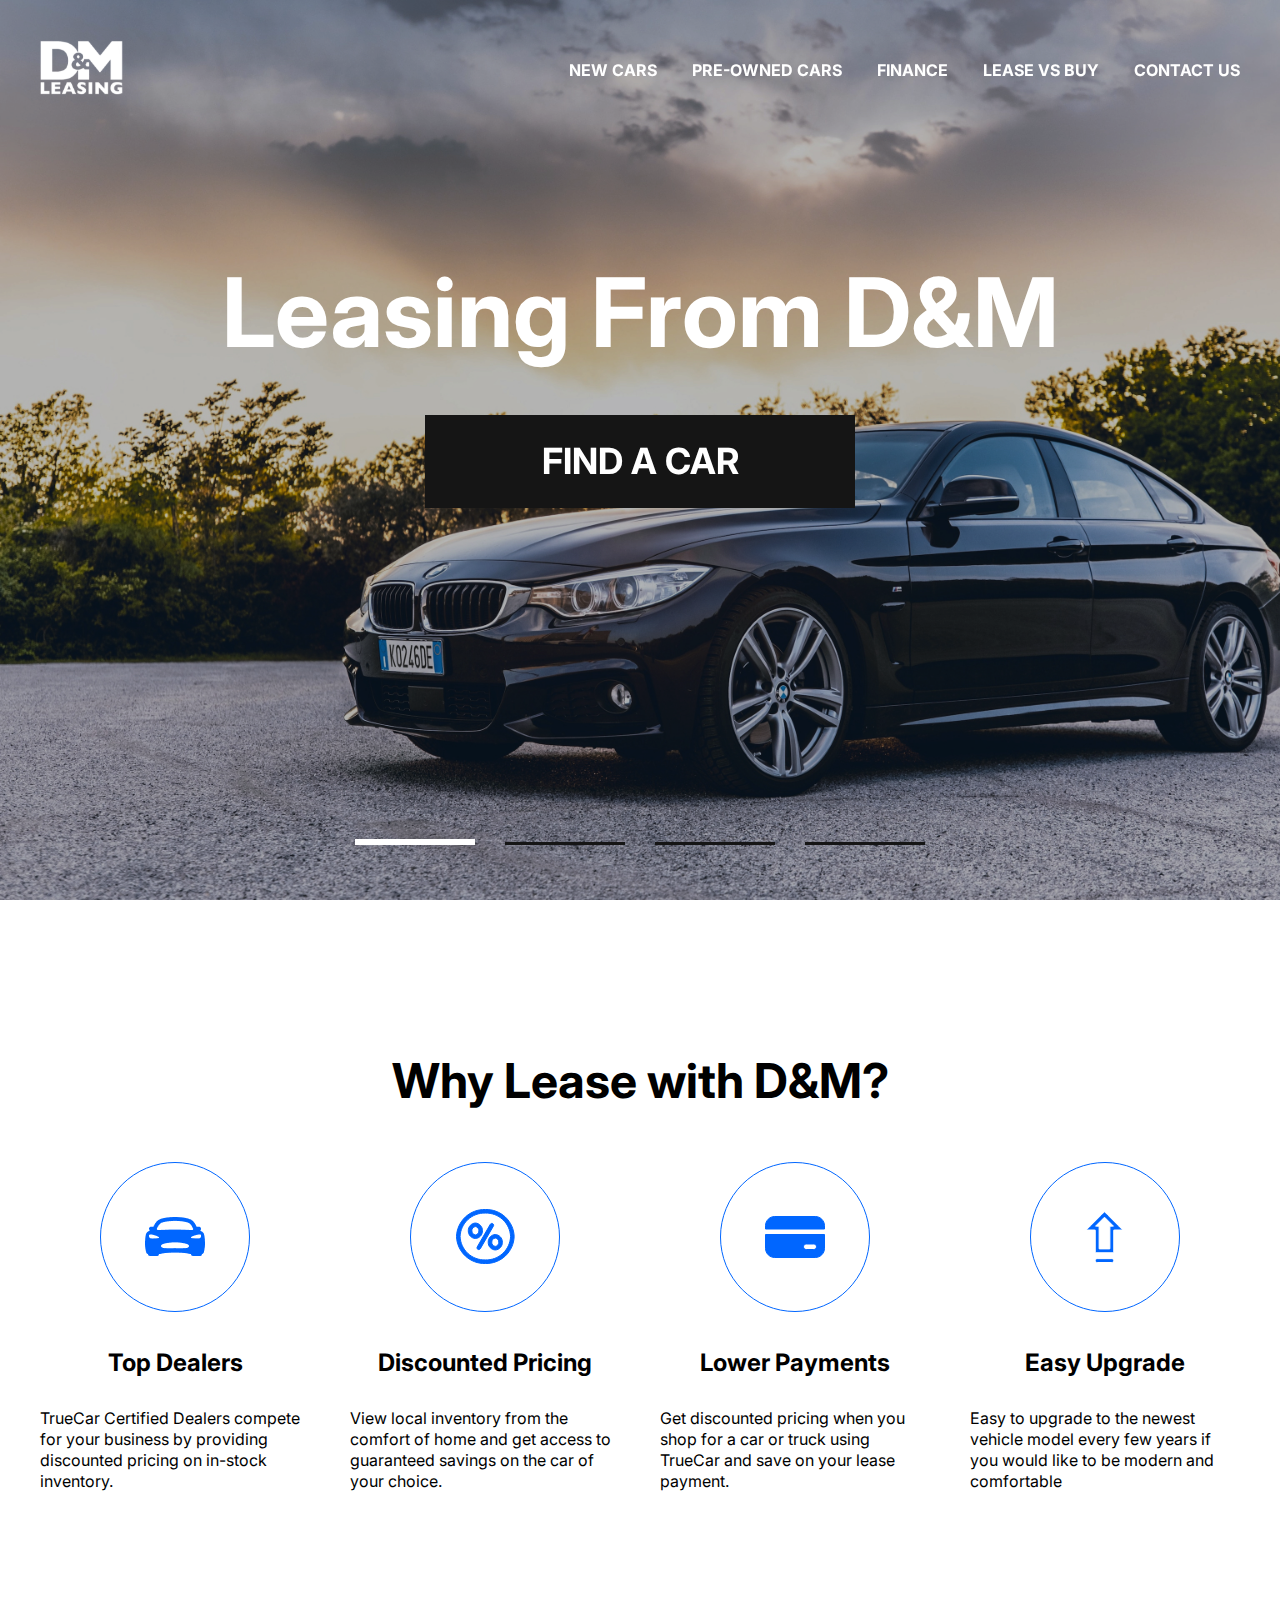
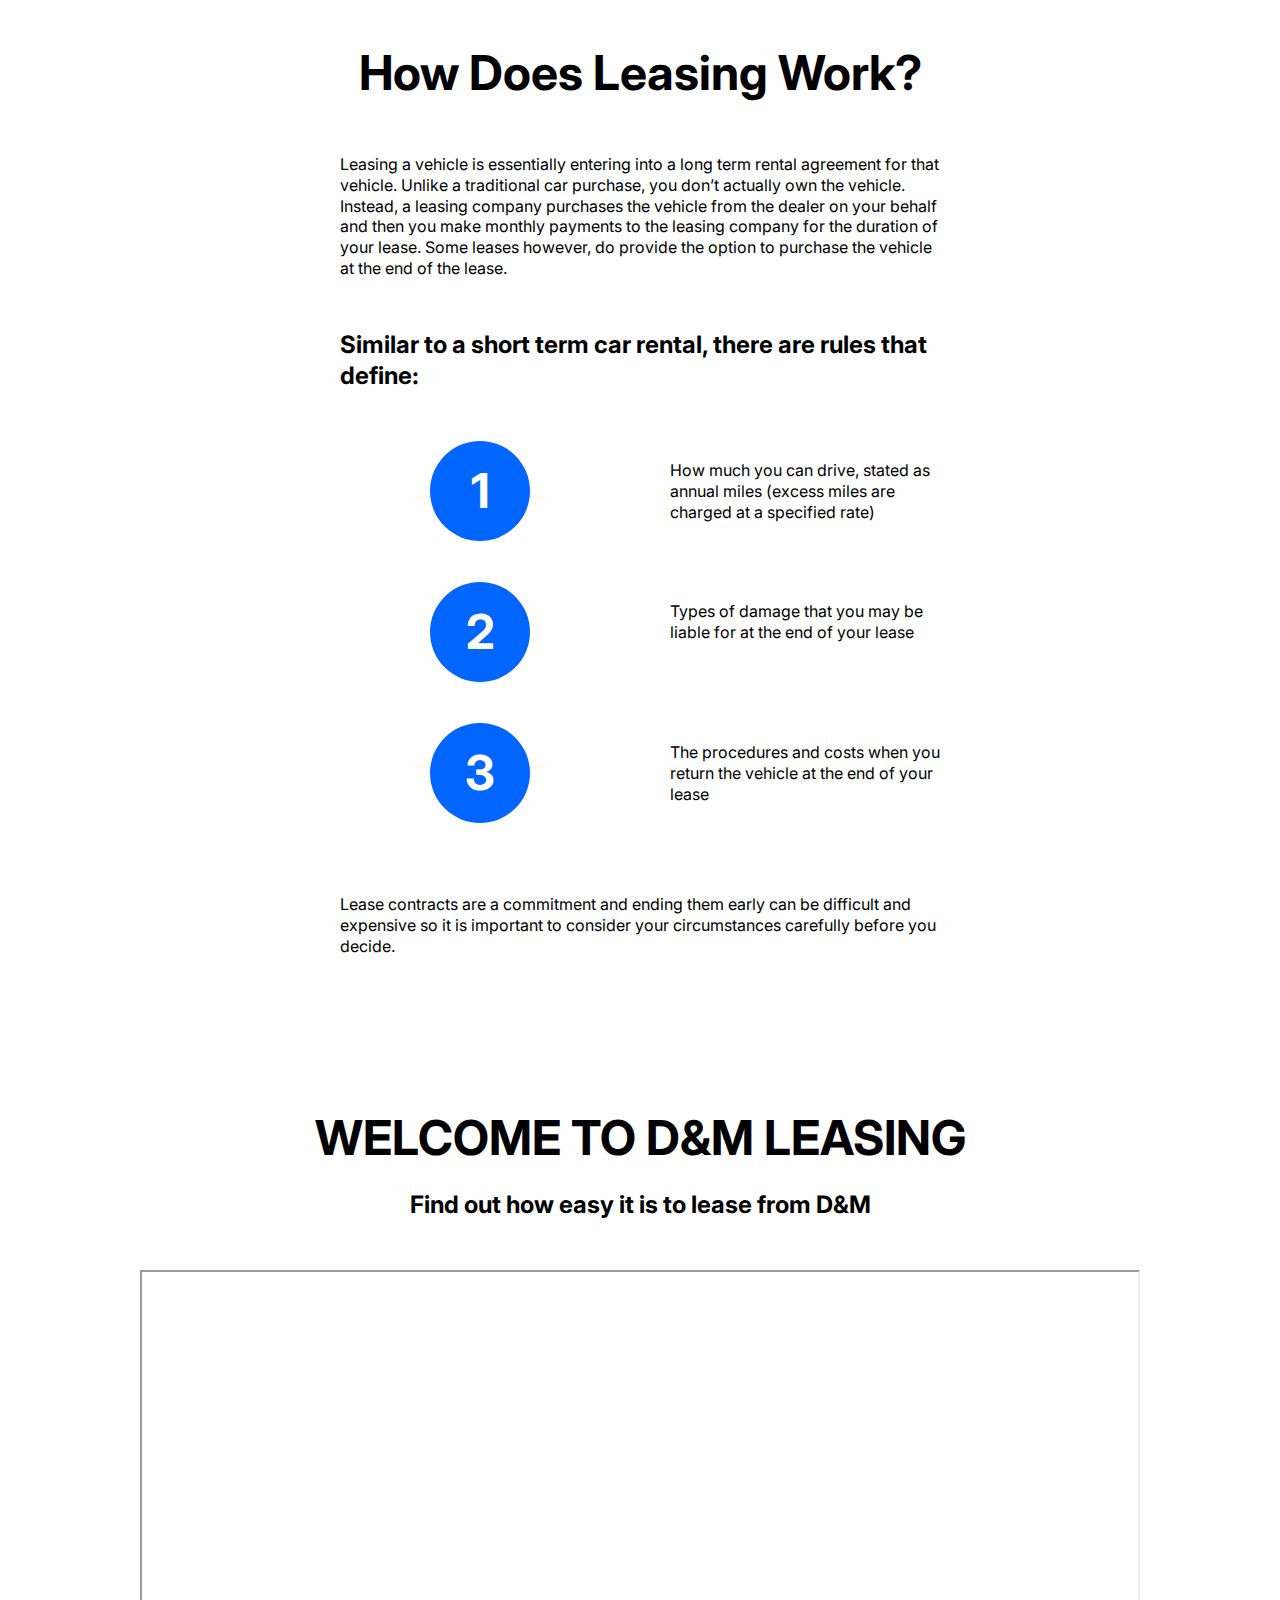
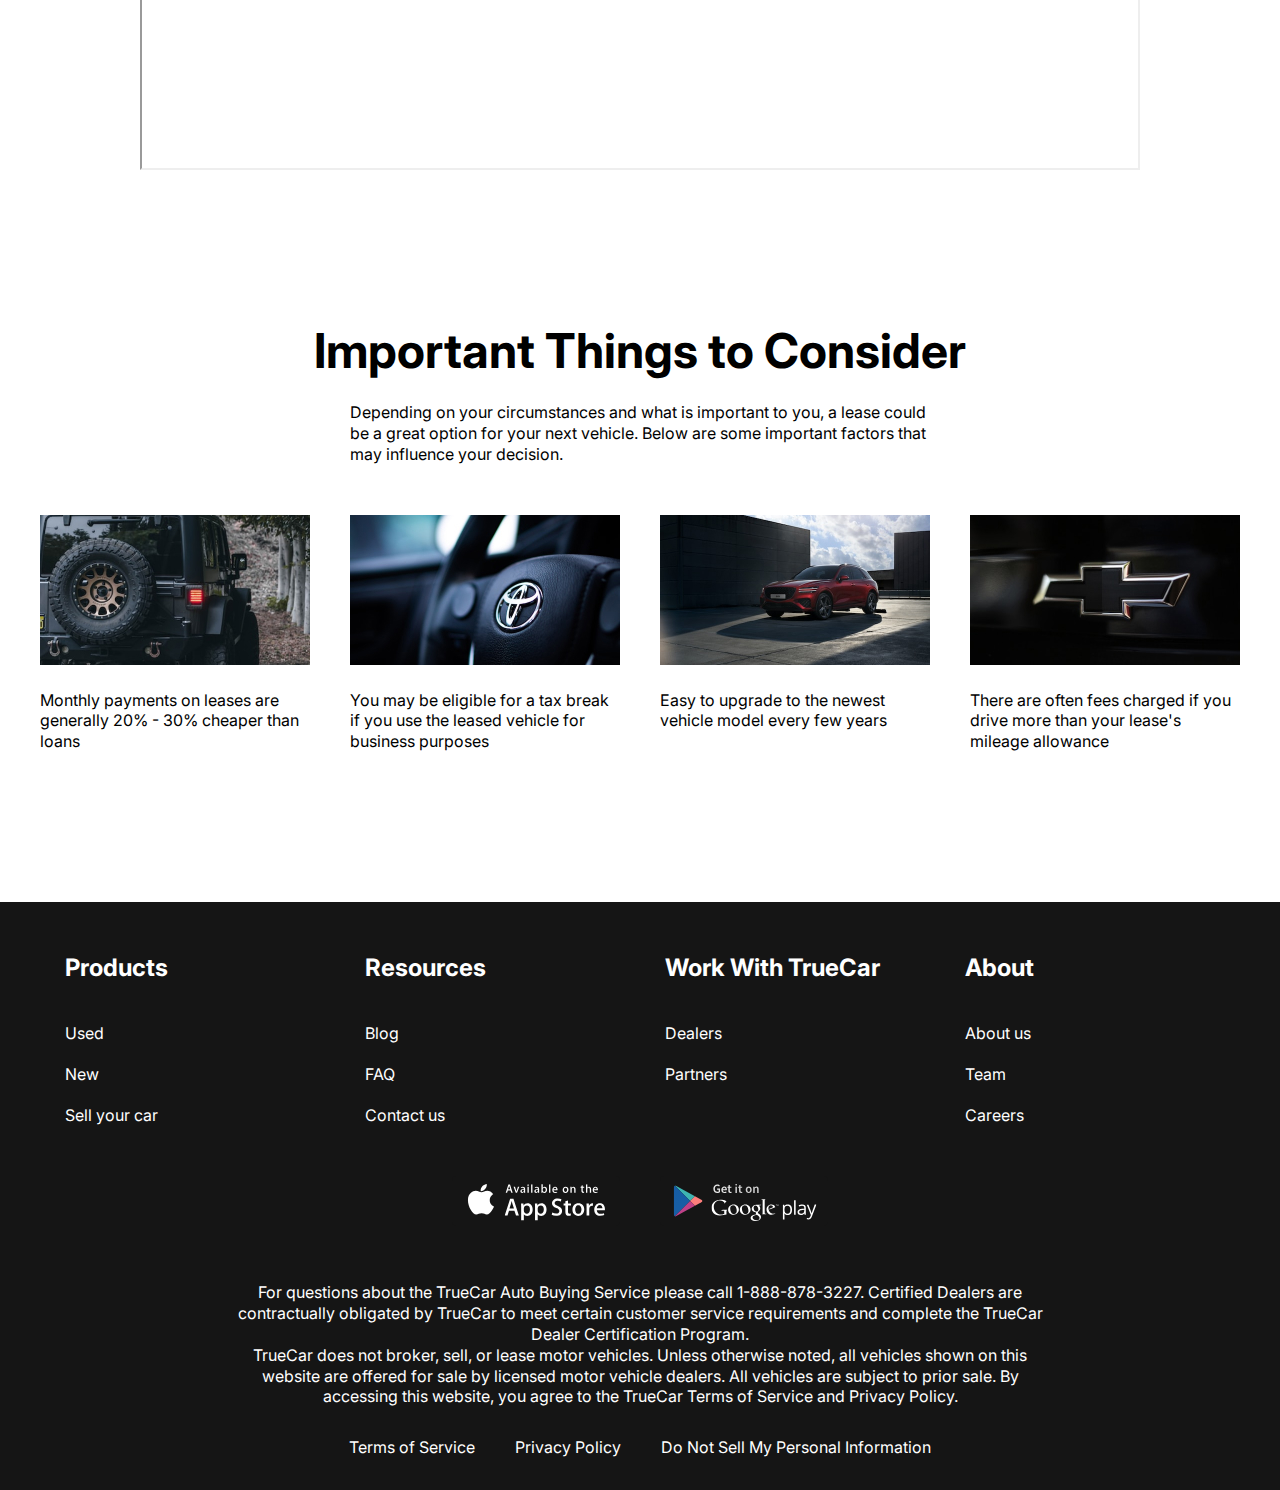
<file: index.html>
<!DOCTYPE html>
<html lang="en">
<head>
    <meta charset="UTF-8">
    <meta http-equiv="X-UA-Compatible" content="IE=edge">
    <meta name="viewport" content="width=device-width, initial-scale=1.0">
    <title>Lease cars</title>
    <link rel="preconnect" href="https://fonts.googleapis.com">
    <link rel="preconnect" href="https://fonts.gstatic.com" crossorigin>
    <link href="https://fonts.googleapis.com/css2?family=Inter:wght@400;700&display=swap" rel="stylesheet">
    
    <link rel="icon" href="images/favicon.ico" sizes="18x18" type="image/x-icon">
    <link rel="stylesheet" href="https://cdn.jsdelivr.net/npm/swiper@9/swiper-bundle.min.css">
    <!-- или же <link rel="stylesheet" href="css/swiper-bundle.min.css">-->
    <link rel="stylesheet" href="css/style.css">
    <link rel="stylesheet" href="css/media.css">
</head>
<body>
    
    <div class="wrapper">
        <header class="header header-main">
            <div class="container">
                <div class="header__inner">
                    <a href="index.html" class="logo">
                        <img class="logo__img" src="images/logo.svg" alt="">
                    </a>

                    <nav class="menu">
                        <button class="menu__btn">
                            <span></span>
                            <span></span>
                            <span></span>
                        </button>
                        
                        <ul class="menu__list">
                            <li class="menu__list-item">
                                <a class="menu__list-link" href="new-cars.html">NEW CARS</a>
                            </li>
                            <li class="menu__list-item">
                                <a class="menu__list-link" href="#">PRE-OWNED CARS</a>
                            </li>
                            <li class="menu__list-item">
                                <a class="menu__list-link" href="#">FINANCE</a>
                            </li>
                            <li class="menu__list-item">
                                <a class="menu__list-link" href="#">LEASE VS BUY</a>
                            </li>
                            <li class="menu__list-item">
                                <a class="menu__list-link" href="contacts.html">CONTACT US</a>
                            </li>
                        </ul>
                    </nav>
                </div>
            </div>
        </header>

        <main class="main">
            <section class="top">
                 <div class="container">
                    <h1 class="top__title">Leasing From D&M</h1>
                    <a href="#" class="top__link">FIND A CAR</a>
                </div>
            </section>

            <div class="slider">
                <div class="swiper">
                    <div class="swiper-wrapper">
                        <div class="swiper-slide" style="background-image: url(images/slide-1.jpg);"></div>
                        <div class="swiper-slide" style="background-image: url(images/slide-2.jpg);"></div>
                        <div class="swiper-slide" style="background-image: url(images/slide-3.jpg);"></div>
                        <div class="swiper-slide" style="background-image: url(images/slide-4.jpg);"></div>
                    </div>

                    <div class="swiper-pagination"></div>

                    <!--<div class="swiper-button-prev"></div>
                    <div class="swiper-button-next"></div>

                    <div class="swiper-scrollbar"></div>-->
                </div>
            </div>

            <section class="why-lease">
                <div class="container">
                    <h2 class="section-title">Why Lease with D&M?</h2>

                    <ul class="why-lease__list">
                        <li class="why-lease__item">
                            <img class="why-lease__item-img" src="./images/why-lease-1.svg" alt="">
                            <h3 class="why-lease__item-title">Top Dealers</h3>
                            <p class="why-lease__item-text">TrueCar Certified Dealers compete for your business by providing discounted pricing on in-stock inventory.</p>
                        </li>
                        <li class="why-lease__item">
                            <img class="why-lease__item-img" src="./images/why-lease-2.svg" alt="">
                            <h3 class="why-lease__item-title">Discounted Pricing</h3>
                            <p class="why-lease__item-text">View local inventory from the comfort of home and get access to guaranteed savings on the car of your choice.</p>
                        </li>
                        <li class="why-lease__item">
                            <img class="why-lease__item-img" src="./images/why-lease-3.svg" alt="">
                            <h3 class="why-lease__item-title">Lower Payments</h3>
                            <p class="why-lease__item-text">Get discounted pricing when you shop for a car or truck using TrueCar and save on your lease payment.</p>
                        </li>
                        <li class="why-lease__item">
                            <img class="why-lease__item-img" src="./images/why-lease-4.svg" alt="">
                            <h3 class="why-lease__item-title">Easy Upgrade</h3>
                            <p class="why-lease__item-text">Easy to upgrade to the newest vehicle model every few years if you would like to be modern and comfortable</p>
                        </li>
                    </ul>
                </div>
            </section>

            <section class="leasing-work">
                <div class="container">
                    <div class="leasing-work__inner">
                        <h2 class="section-title">How Does Leasing Work?</h2>
                        <p class="leasing-work__text">Leasing a vehicle is essentially entering into a long term rental agreement for that vehicle. Unlike a traditional car purchase, you don’t actually own the vehicle. Instead, a leasing company purchases the vehicle from the dealer on your behalf and then you make monthly payments to the leasing company for the duration of your lease. Some leases however, do provide the option to purchase the vehicle at the end of the lease.</p>
                        <h4 class="leasing__work__title">Similar to a short term car rental, there are rules that define:</h4>
                        <ul class="leasing__work-list">
                            <li class="leasing__work-item">
                                How much you can drive, stated as annual miles (excess miles are charged at a specified rate)
                            </li>
                            <li class="leasing__work-item">
                                Types of damage that you may be liable for at the end of your lease
                            </li>
                            <li class="leasing__work-item">
                                The procedures and costs when you return the vehicle at the end of your lease
                            </li>
                        </ul>
                        <p class="leasing-work__text">Lease contracts are a commitment and ending them early can be difficult and expensive so it is important to consider your circumstances carefully before you decide.</p>
                    </div>
                </div>
            </section>

            <section class="video">
                <div class="container">
                    <h2 class="section-title video__title">WELCOME TO D&M LEASING</h2>
                    <p class="video__text">Find out how easy it is to lease from D&M</p>
                    
                    <iframe class="video__content" width="1000" height="500" src="https://rutube.ru/play/embed/6072508043323d5a23e93dfc7de2668c/" allow="clipboard-write; autoplay" allowFullScreen></iframe>
                </div>
            </section>

            <section class="important">
                <div class="container">
                    <h2 class="section-title important__title">Important Things to Consider</h2>
                    <p class="important__text">Depending on your circumstances and what is important to you, a lease could be a great option for your next vehicle. Below are some important factors that may influence your decision.</p>
                    <ul class="important__list">
                        <li class="important__item">
                            <img class="important__item-img" src="./images/imp-1.jpg" alt="">
                            <p class="important__item-text">Monthly payments on leases are generally 20% - 30% cheaper than loans</p>
                        </li>
                        <li class="important__item">
                            <img class="important__item-img" src="./images/imp-2.jpg" alt="">
                            <p class="important__item-text">You may be eligible for a tax break if you use the leased vehicle for business purposes</p>
                        </li>
                        <li class="important__item">
                            <img class="important__item-img" src="./images/imp-3.jpg" alt="">
                            <p class="important__item-text">Easy to upgrade to the newest vehicle model every few years</p>
                        </li>
                        <li class="important__item">
                            <img class="important__item-img" src="./images/imp-4.jpg" alt="">
                            <p class="important__item-text">There are often fees charged if you drive more than your lease's mileage allowance</p>
                        </li>
                    </ul>
                </div>
            </section>
        </main>

        <footer class="footer">
            <div class="container">
                <nav class="footer__menu">
                    <ul class="footer__menu-list">
                        <li class="footer__menu-item">
                            <p class="footer__menu-title">Products</p>
                        </li>
                        <li class="footer__menu-item">
                            <a class="footer__menu-link" href="#">Used</a>
                        </li>
                        <li class="footer__menu-item">
                            <a class="footer__menu-link" href="new-cars.html">New</a>
                        </li>
                        <li class="footer__menu-item">
                            <a class="footer__menu-link" href="#">Sell your car</a>
                        </li>
                    </ul>

                    <ul class="footer__menu-list">
                        <li class="footer__menu-item">
                            <p class="footer__menu-title">Resources</p>
                        </li>
                        <li class="footer__menu-item">
                            <a class="footer__menu-link" href="#">Blog</a>
                        </li>
                        <li class="footer__menu-item">
                            <a class="footer__menu-link" href="#">FAQ</a>
                        </li>
                        <li class="footer__menu-item">
                            <a class="footer__menu-link" href="contacts.html">Contact us</a>
                        </li>
                    </ul>

                    <ul class="footer__menu-list">
                        <li class="footer__menu-item">
                            <p class="footer__menu-title">Work With TrueCar</p>
                        </li>
                        <li class="footer__menu-item">
                            <a class="footer__menu-link" href="#">Dealers</a>
                        </li>
                        <li class="footer__menu-item">
                            <a class="footer__menu-link" href="#">Partners</a>
                        </li>
                    </ul>

                    <ul class="footer__menu-list">
                        <li class="footer__menu-item">
                            <p class="footer__menu-title">About</p>
                        </li>
                        <li class="footer__menu-item">
                            <a class="footer__menu-link" href="#">About us</a>
                        </li>
                        <li class="footer__menu-item">
                            <a class="footer__menu-link" href="#">Team</a>
                        </li>
                        <li class="footer__menu-item">
                            <a class="footer__menu-link" href="#">Careers</a>
                        </li>
                    </ul>
                </nav>

                <div class="app">
                    <div class="app__item">
                        <a class="app__item-link" href="#">
                            <img class="app__item-img" src="images/app-store.svg" alt="app-store">
                        </a>
                    </div>
                    
                    <div class="app__item">
                        <a class="app__item-link" href="#">
                            <img class="app__item-img" src="images/google-play.svg" alt="app-store">
                        </a>
                    </div>
                </div>

                <div class="footer__copy">
                    <p class="footer__copy-text">
                        For questions about the TrueCar Auto Buying Service please call 1-888-878-3227.
                        Certified Dealers are contractually obligated by TrueCar to meet certain customer service requirements and complete the TrueCar Dealer Certification Program.
                    </p>
                    <p class="footer__copy-text">
                        TrueCar does not broker, sell, or lease motor vehicles. Unless otherwise noted, all vehicles shown on this website are offered for sale by licensed motor vehicle dealers. All vehicles are subject to prior sale. By accessing this website, you agree to the TrueCar Terms of Service and Privacy Policy.
                    </p>
                </div>

                <nav class="copy__nav">
                    <ul class="copy__nav-list">
                        <li class="copy__nav-item">
                            <a class="copy__nav-link" href="#">Terms of Service</a>
                        </li>
                        <li class="copy__nav-item">
                            <a class="copy__nav-link" href="#">Privacy Policy</a>
                        </li>
                        <li class="copy__nav-item">
                            <a class="copy__nav-link" href="#">Do Not Sell My Personal Information</a>
                        </li>
                    </ul>
                </nav>
            </div>
        </footer>
    </div>

    <script src="https://cdn.jsdelivr.net/npm/swiper@9/swiper-bundle.min.js"></script>
    <script src="js/main.js"></script>
    <!-- или же <script src="js/swiper-bundle.min.js"></script>-->
</body>
</html>
</file>
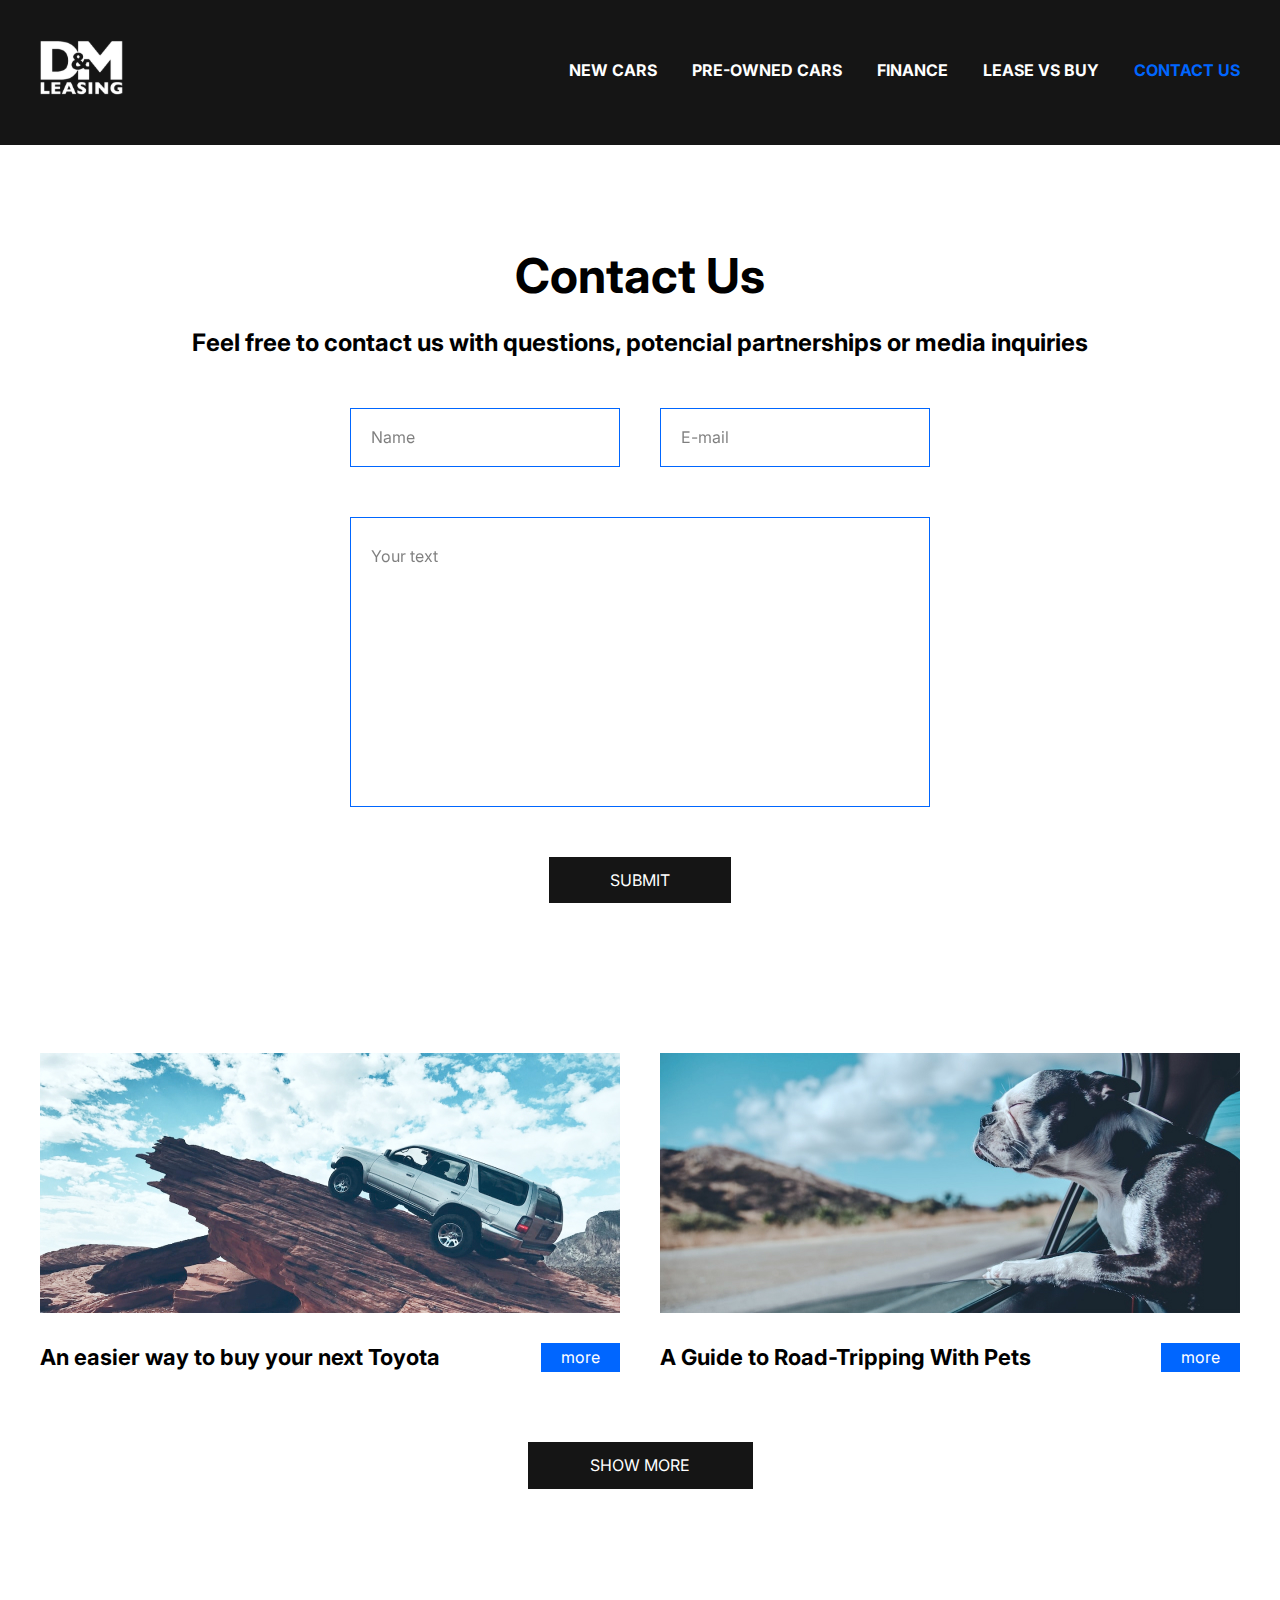
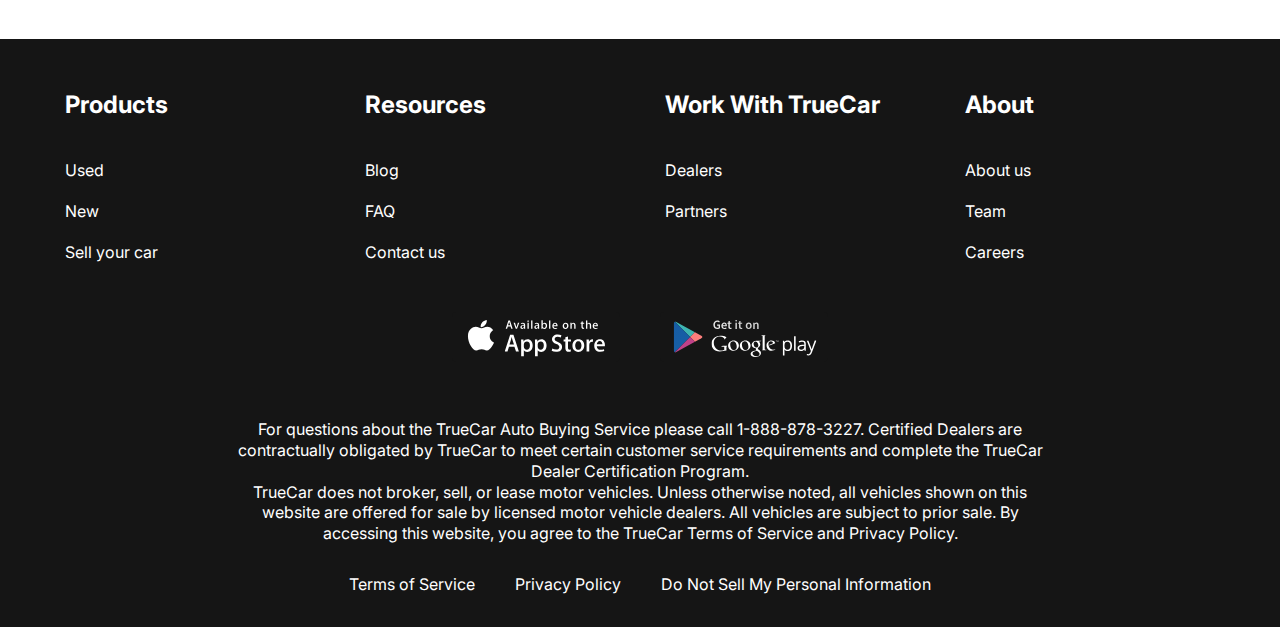
<file: contacts.html>
<!DOCTYPE html>
<html lang="en">
<head>
    <meta charset="UTF-8">
    <meta http-equiv="X-UA-Compatible" content="IE=edge">
    <meta name="viewport" content="width=device-width, initial-scale=1.0">
    <title>Lease cars</title>
    <link rel="preconnect" href="https://fonts.googleapis.com">
    <link rel="preconnect" href="https://fonts.gstatic.com" crossorigin>
    <link rel="icon" href="images/favicon.ico" sizes="18x18" type="image/x-icon">
    <link href="https://fonts.googleapis.com/css2?family=Inter:wght@400;700&display=swap" rel="stylesheet">
    <link rel="stylesheet" href="css/style.css">
    <link rel="stylesheet" href="css/media.css">
</head>
<body>
    
    <div class="wrapper">
        <header class="header">
            <div class="container">
                <div class="header__inner">
                    <a href="index.html" class="logo">
                        <img class="logo__img" src="images/logo.svg" alt="">
                    </a>

                    <nav class="menu">
                        <button class="menu__btn">
                            <span></span>
                            <span></span>
                            <span></span>
                        </button>

                        <ul class="menu__list">
                            <li class="menu__list-item">
                                <a class="menu__list-link" href="new-cars.html">NEW CARS</a>
                            </li>
                            <li class="menu__list-item">
                                <a class="menu__list-link" href="#">PRE-OWNED CARS</a>
                            </li>
                            <li class="menu__list-item">
                                <a class="menu__list-link" href="#">FINANCE</a>
                            </li>
                            <li class="menu__list-item">
                                <a class="menu__list-link" href="#">LEASE VS BUY</a>
                            </li>
                            <li class="menu__list-item">
                                <a class="menu__list-link menu__list-link--active" href="contacts.html">CONTACT US</a>
                            </li>
                        </ul>
                    </nav>
                </div>
            </div>
        </header>

        <main class="main">
            <section class="contacts">
                <div class="container">
                    <h2 class="section-title contacts__title">Contact Us</h2>
                    <p class="contacts__text">Feel free to contact us with questions, potencial partnerships or media inquiries</p>
                    <form class="form" action="#">
                        <input class="form__input" type="text" placeholder="Name">
                        <input class="form__input" type="email" placeholder="E-mail">
                        <textarea class="form__textarea" placeholder="Your text"></textarea>
                        <button class="form__btn" type="submit">SUBMIT</button>
                    </form>
                </div>
            </section>

            <section class="blog">
                <div class="container">
                    <div class="blog__items">
                        <div class="blog__item">
                            <img class="blog__item-img" src="images/blog-1.jpg" alt="">
                            <h4 class="blog__item-title">An easier way to buy your next Toyota</h4>
                            <a class="blog__item-link" href="#">more</a>
                        </div>
                        <div class="blog__item">
                            <img class="blog__item-img" src="images/blog-2.jpg" alt="">
                            <h4 class="blog__item-title">A Guide to Road-Tripping With Pets</h4>
                            <a class="blog__item-link" href="#">more</a>
                        </div>
                    </div>

                    <a class="showmore-link" href="#">SHOW MORE</a>
                </div>
            </section>
        </main>

        <footer class="footer">
            <div class="container">
                <nav class="footer__menu">
                    <ul class="footer__menu-list">
                        <li class="footer__menu-item">
                            <p class="footer__menu-title">Products</p>
                        </li>
                        <li class="footer__menu-item">
                            <a class="footer__menu-link" href="#">Used</a>
                        </li>
                        <li class="footer__menu-item">
                            <a class="footer__menu-link" href="new-cars.html">New</a>
                        </li>
                        <li class="footer__menu-item">
                            <a class="footer__menu-link" href="#">Sell your car</a>
                        </li>
                    </ul>

                    <ul class="footer__menu-list">
                        <li class="footer__menu-item">
                            <p class="footer__menu-title">Resources</p>
                        </li>
                        <li class="footer__menu-item">
                            <a class="footer__menu-link" href="#">Blog</a>
                        </li>
                        <li class="footer__menu-item">
                            <a class="footer__menu-link" href="#">FAQ</a>
                        </li>
                        <li class="footer__menu-item">
                            <a class="footer__menu-link" href="contacts.html">Contact us</a>
                        </li>
                    </ul>

                    <ul class="footer__menu-list">
                        <li class="footer__menu-item">
                            <p class="footer__menu-title">Work With TrueCar</p>
                        </li>
                        <li class="footer__menu-item">
                            <a class="footer__menu-link" href="#">Dealers</a>
                        </li>
                        <li class="footer__menu-item">
                            <a class="footer__menu-link" href="#">Partners</a>
                        </li>
                    </ul>

                    <ul class="footer__menu-list">
                        <li class="footer__menu-item">
                            <p class="footer__menu-title">About</p>
                        </li>
                        <li class="footer__menu-item">
                            <a class="footer__menu-link" href="#">About us</a>
                        </li>
                        <li class="footer__menu-item">
                            <a class="footer__menu-link" href="#">Team</a>
                        </li>
                        <li class="footer__menu-item">
                            <a class="footer__menu-link" href="#">Careers</a>
                        </li>
                    </ul>
                </nav>

                <div class="app">
                    <div class="app__item">
                        <a class="app__item-link" href="#">
                            <img class="app__item-img" src="images/app-store.svg" alt="app-store">
                        </a>
                    </div>
                    
                    <div class="app__item">
                        <a class="app__item-link" href="#">
                            <img class="app__item-img" src="images/google-play.svg" alt="app-store">
                        </a>
                    </div>
                </div>

                <div class="footer__copy">
                    <p class="footer__copy-text">
                        For questions about the TrueCar Auto Buying Service please call 1-888-878-3227.
                        Certified Dealers are contractually obligated by TrueCar to meet certain customer service requirements and complete the TrueCar Dealer Certification Program.
                    </p>
                    <p class="footer__copy-text">
                        TrueCar does not broker, sell, or lease motor vehicles. Unless otherwise noted, all vehicles shown on this website are offered for sale by licensed motor vehicle dealers. All vehicles are subject to prior sale. By accessing this website, you agree to the TrueCar Terms of Service and Privacy Policy.
                    </p>
                </div>

                <nav class="copy__nav">
                    <ul class="copy__nav-list">
                        <li class="copy__nav-item">
                            <a class="copy__nav-link" href="#">Terms of Service</a>
                        </li>
                        <li class="copy__nav-item">
                            <a class="copy__nav-link" href="#">Privacy Policy</a>
                        </li>
                        <li class="copy__nav-item">
                            <a class="copy__nav-link" href="#">Do Not Sell My Personal Information</a>
                        </li>
                    </ul>
                </nav>
            </div>
        </footer>
    </div>

    <script src="js/main.js"></script>
</body>
</html>
</file>
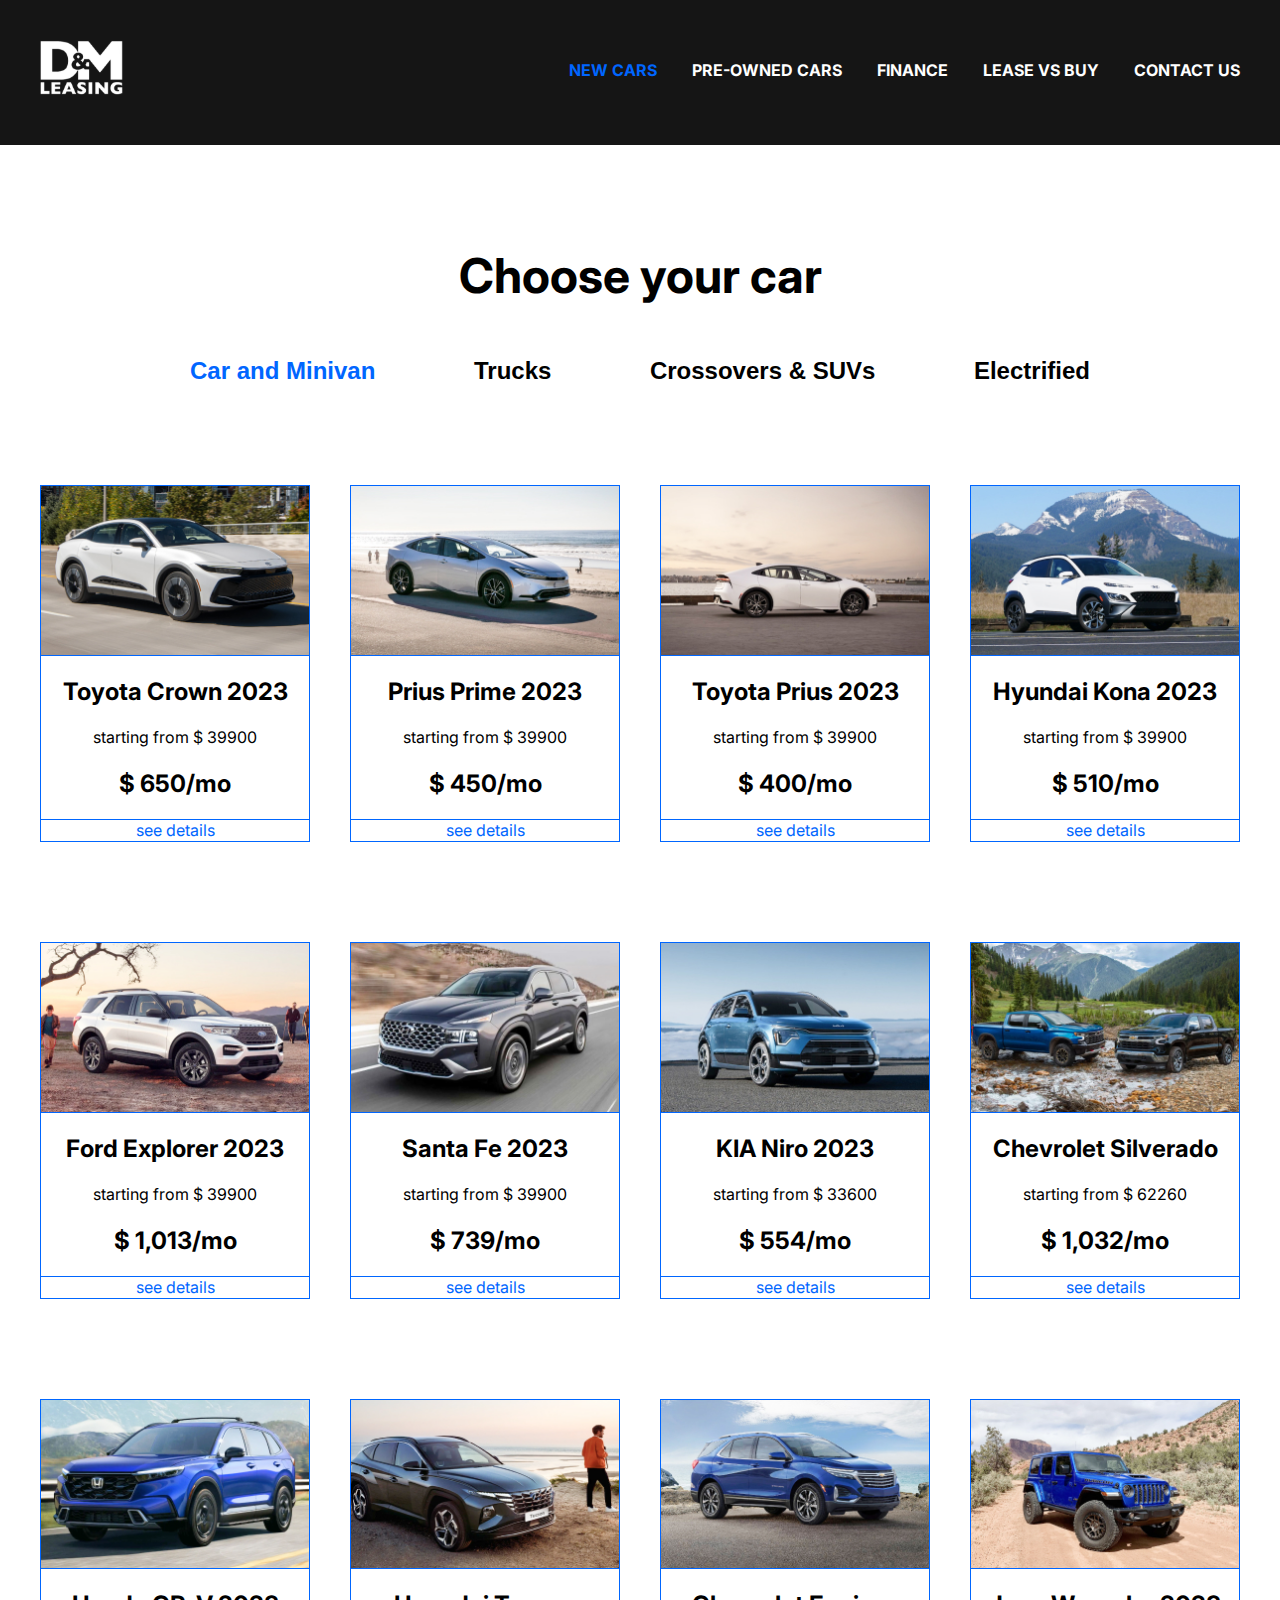
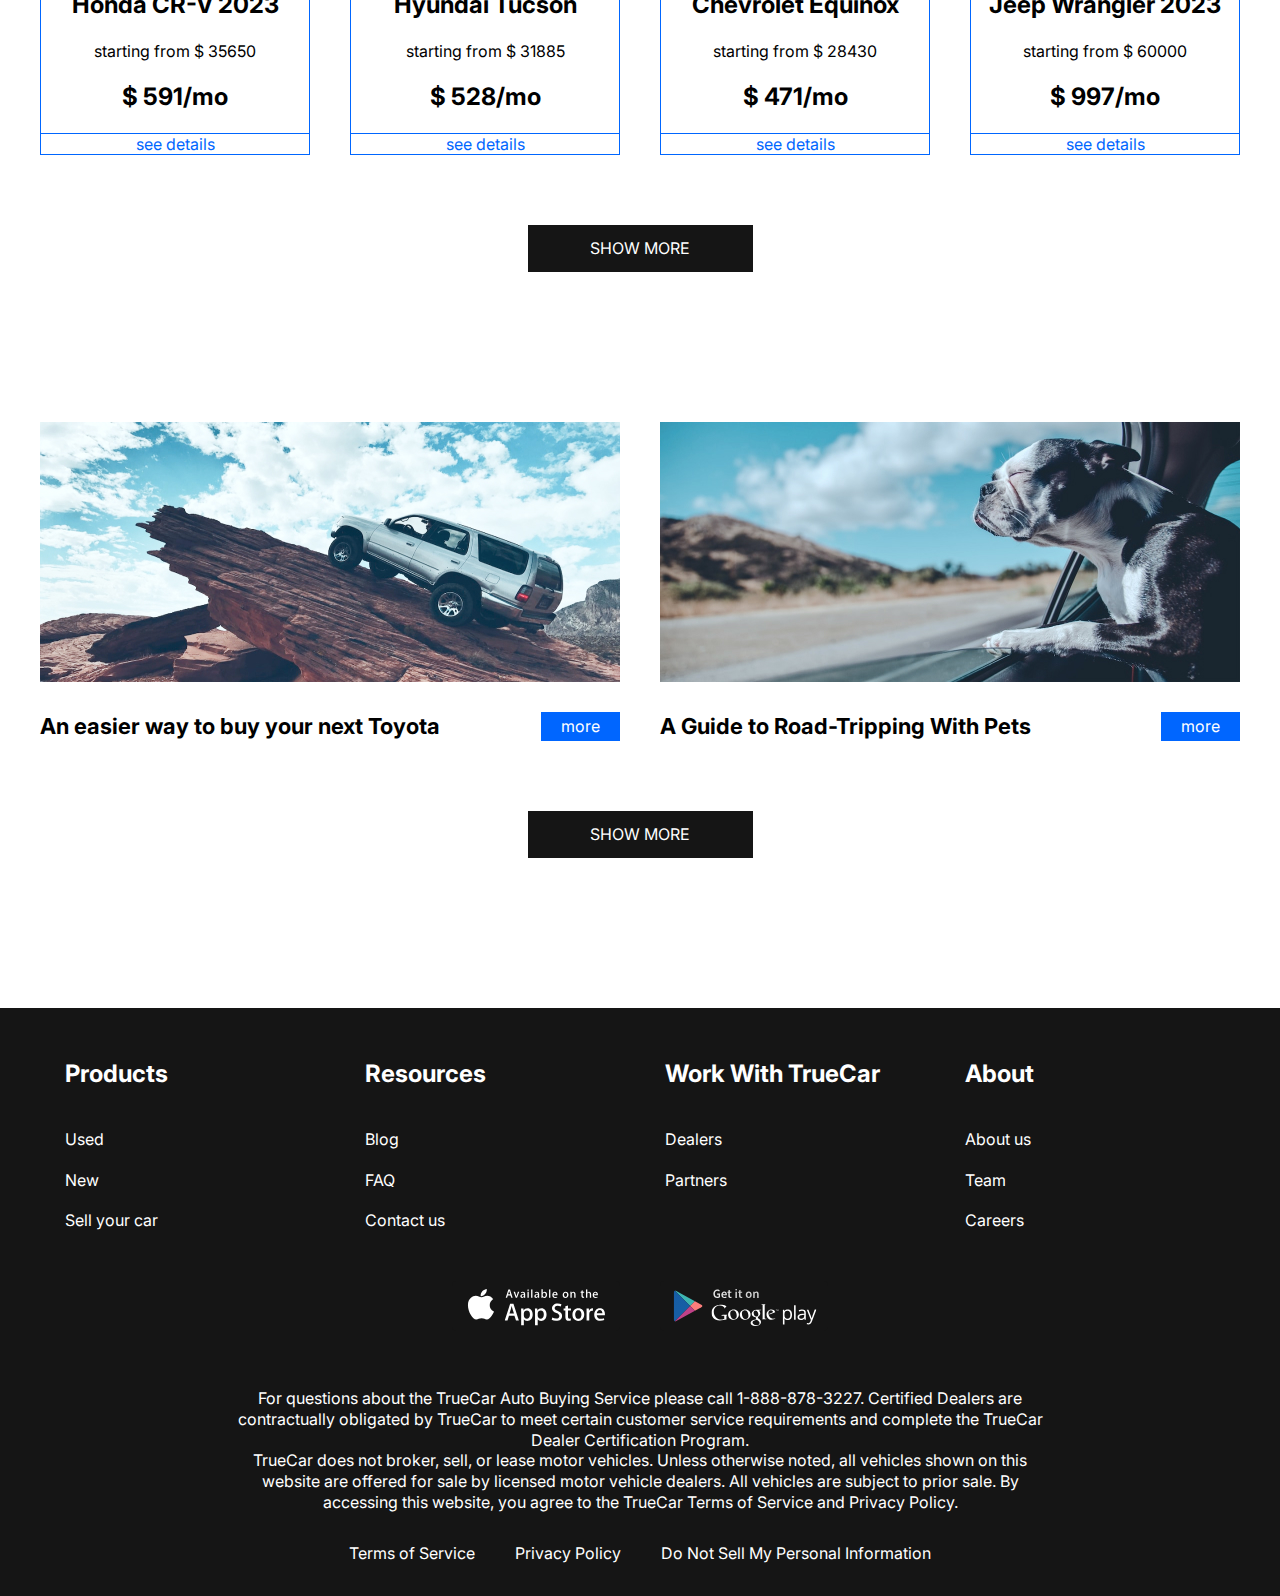
<file: new-cars.html>
<!DOCTYPE html>
<html lang="en">
<head>
    <meta charset="UTF-8">
    <meta http-equiv="X-UA-Compatible" content="IE=edge">
    <meta name="viewport" content="width=device-width, initial-scale=1.0">
    <title>Lease cars</title>
    <link rel="icon" href="images/favicon.ico" sizes="18x18" type="image/x-icon">
    <link rel="preconnect" href="https://fonts.googleapis.com">
    <link rel="preconnect" href="https://fonts.gstatic.com" crossorigin>
    <link href="https://fonts.googleapis.com/css2?family=Inter:wght@400;700&display=swap" rel="stylesheet">
    <link rel="stylesheet" href="css/style.css">
    <link rel="stylesheet" href="css/media.css">
</head>
<body>
    
    <div class="wrapper">
        <header class="header">
            <div class="container">
                <div class="header__inner">
                    <a href="index.html" class="logo">
                        <img class="logo__img" src="images/logo.svg" alt="">
                    </a>

                    <nav class="menu">
                        <button class="menu__btn">
                            <span></span>
                            <span></span>
                            <span></span>
                        </button>

                        <ul class="menu__list">
                            <li class="menu__list-item">
                                <a class="menu__list-link menu__list-link--active" href="new-cars.html">NEW CARS</a>
                            </li>
                            <li class="menu__list-item">
                                <a class="menu__list-link" href="#">PRE-OWNED CARS</a>
                            </li>
                            <li class="menu__list-item">
                                <a class="menu__list-link" href="#">FINANCE</a>
                            </li>
                            <li class="menu__list-item">
                                <a class="menu__list-link" href="#">LEASE VS BUY</a>
                            </li>
                            <li class="menu__list-item">
                                <a class="menu__list-link" href="contacts.html">CONTACT US</a>
                            </li>
                        </ul>
                    </nav>
                </div>
            </div>
        </header>

        <main class="main">
            <section class="choose">
              <div class="container">
                <h2 class="section-title">Choose your car</h2>

                <div class="tabs">
                    <div class="tabs__btn">
                        <button class="tabs__btn-item tabs__btn-item--active" data-button="content-1">Car and Minivan</button>
                        <button class="tabs__btn-item" data-button="content-2">Trucks</button>
                        <button class="tabs__btn-item" data-button="content-3">Crossovers & SUVs</button>
                        <button class="tabs__btn-item" data-button="content-4">Electrified</button>
                    </div>
                    <div class="tabs__content">
                        <div class="tabs__content-item tabs__content-item--active" id="content-1">
                            <div class="card">
                                <img class="card__img" src="images/card-1.jpg" alt="">
                                <div class="card__content">
                                    <h4 class="card__title">Toyota Crown 2023</h4>
                                    <p class="card__text">starting from $ 39900</p>
                                    <p class="card__price">$ 650/mo</p>
                                </div>
                                <a class="card__link" href="#">see details</a>
                            </div>
                            <div class="card">
                                <img class="card__img" src="images/card-2.jpg" alt="">
                                <div class="card__content">
                                    <h4 class="card__title">Prius Prime 2023</h4>
                                    <p class="card__text">starting from $ 39900</p>
                                    <p class="card__price">$ 450/mo</p>
                                </div>
                                <a class="card__link" href="#">see details</a>
                            </div>
                            <div class="card">
                                <img class="card__img" src="images/card-3.jpg" alt="">
                                <div class="card__content">
                                    <h4 class="card__title">Toyota Prius 2023</h4>
                                    <p class="card__text">starting from $ 39900</p>
                                    <p class="card__price">$ 400/mo</p>
                                </div>
                                <a class="card__link" href="#">see details</a>
                            </div>
                            <div class="card">
                                <img class="card__img" src="images/card-4.jpg" alt="">
                                <div class="card__content">
                                    <h4 class="card__title">Hyundai Kona 2023</h4>
                                    <p class="card__text">starting from $ 39900</p>
                                    <p class="card__price">$ 510/mo</p>
                                </div>
                                <a class="card__link" href="#">see details</a>
                            </div>

                            <div class="card">
                                <img class="card__img" src="images/card-5.jpg" alt="">
                                <div class="card__content">
                                    <h4 class="card__title">Ford Explorer 2023</h4>
                                    <p class="card__text">starting from $ 39900</p>
                                    <p class="card__price">$ 1,013/mo</p>
                                </div>
                                <a class="card__link" href="#">see details</a>
                            </div>
                            <div class="card">
                                <img class="card__img" src="images/card-6.jpg" alt="">
                                <div class="card__content">
                                    <h4 class="card__title">Santa  Fe 2023</h4>
                                    <p class="card__text">starting from $ 39900</p>
                                    <p class="card__price">$ 739/mo</p>
                                </div>
                                <a class="card__link" href="#">see details</a>
                            </div>
                            <div class="card">
                                <img class="card__img" src="images/card-7.jpg" alt="">
                                <div class="card__content">
                                    <h4 class="card__title">KIA Niro 2023</h4>
                                    <p class="card__text">starting from $ 33600</p>
                                    <p class="card__price">$ 554/mo</p>
                                </div>
                                <a class="card__link" href="#">see details</a>
                            </div>
                            <div class="card">
                                <img class="card__img" src="images/card-8.jpg" alt="">
                                <div class="card__content">
                                    <h4 class="card__title">Chevrolet Silverado</h4>
                                    <p class="card__text">starting from $ 62260</p>
                                    <p class="card__price">$ 1,032/mo</p>
                                </div>
                                <a class="card__link" href="#">see details</a>
                            </div>

                            <div class="card">
                                <img class="card__img" src="images/card-9.jpg" alt="">
                                <div class="card__content">
                                    <h4 class="card__title">Honda CR-V 2023</h4>
                                    <p class="card__text">starting from $ 35650</p>
                                    <p class="card__price">$ 591/mo</p>
                                </div>
                                <a class="card__link" href="#">see details</a>
                            </div>
                            <div class="card">
                                <img class="card__img" src="images/card-10.jpg" alt="">
                                <div class="card__content">
                                    <h4 class="card__title">Hyundai Tucson</h4>
                                    <p class="card__text">starting from $ 31885</p>
                                    <p class="card__price">$ 528/mo</p>
                                </div>
                                <a class="card__link" href="#">see details</a>
                            </div>
                            <div class="card">
                                <img class="card__img" src="images/card-11.jpg" alt="">
                                <div class="card__content">
                                    <h4 class="card__title">Chevrolet Equinox </h4>
                                    <p class="card__text">starting from $ 28430</p>
                                    <p class="card__price">$ 471/mo</p>
                                </div>
                                <a class="card__link" href="#">see details</a>
                            </div>
                            <div class="card">
                                <img class="card__img" src="images/card-12.jpg" alt="">
                                <div class="card__content">
                                    <h4 class="card__title">Jeep Wrangler 2023</h4>
                                    <p class="card__text">starting from $ 60000</p>
                                    <p class="card__price">$ 997/mo</p>
                                </div>
                                <a class="card__link" href="#">see details</a>
                            </div>
                        </div>
                        <div class="tabs__content-item" id="content-2">
                            <div class="card">
                                <img class="card__img" src="images/card-4.jpg" alt="">
                                <div class="card__content">
                                    <h4 class="card__title">Hyundai Kona 2023</h4>
                                    <p class="card__text">starting from $ 39900</p>
                                    <p class="card__price">$ 510/mo</p>
                                </div>
                                <a class="card__link" href="#">see details</a>
                            </div>

                            <div class="card">
                                <img class="card__img" src="images/card-5.jpg" alt="">
                                <div class="card__content">
                                    <h4 class="card__title">Ford Explorer 2023</h4>
                                    <p class="card__text">starting from $ 39900</p>
                                    <p class="card__price">$ 1,013/mo</p>
                                </div>
                                <a class="card__link" href="#">see details</a>
                            </div>
                            <div class="card">
                                <img class="card__img" src="images/card-6.jpg" alt="">
                                <div class="card__content">
                                    <h4 class="card__title">Santa  Fe 2023</h4>
                                    <p class="card__text">starting from $ 39900</p>
                                    <p class="card__price">$ 739/mo</p>
                                </div>
                                <a class="card__link" href="#">see details</a>
                            </div>
                            <div class="card">
                                <img class="card__img" src="images/card-7.jpg" alt="">
                                <div class="card__content">
                                    <h4 class="card__title">KIA Niro 2023</h4>
                                    <p class="card__text">starting from $ 33600</p>
                                    <p class="card__price">$ 554/mo</p>
                                </div>
                                <a class="card__link" href="#">see details</a>
                            </div>
                            <div class="card">
                                <img class="card__img" src="images/card-8.jpg" alt="">
                                <div class="card__content">
                                    <h4 class="card__title">Chevrolet Silverado</h4>
                                    <p class="card__text">starting from $ 62260</p>
                                    <p class="card__price">$ 1,032/mo</p>
                                </div>
                                <a class="card__link" href="#">see details</a>
                            </div>

                            <div class="card">
                                <img class="card__img" src="images/card-9.jpg" alt="">
                                <div class="card__content">
                                    <h4 class="card__title">Honda CR-V 2023</h4>
                                    <p class="card__text">starting from $ 35650</p>
                                    <p class="card__price">$ 591/mo</p>
                                </div>
                                <a class="card__link" href="#">see details</a>
                            </div>
                        </div>
                        <div class="tabs__content-item" id="content-3">
                            <div class="card">
                                <img class="card__img" src="images/card-1.jpg" alt="">
                                <div class="card__content">
                                    <h4 class="card__title">Toyota Crown 2023</h4>
                                    <p class="card__text">starting from $ 39900</p>
                                    <p class="card__price">$ 650/mo</p>
                                </div>
                                <a class="card__link" href="#">see details</a>
                            </div>
                            <div class="card">
                                <img class="card__img" src="images/card-2.jpg" alt="">
                                <div class="card__content">
                                    <h4 class="card__title">Prius Prime 2023</h4>
                                    <p class="card__text">starting from $ 39900</p>
                                    <p class="card__price">$ 450/mo</p>
                                </div>
                                <a class="card__link" href="#">see details</a>
                            </div>
                            <div class="card">
                                <img class="card__img" src="images/card-3.jpg" alt="">
                                <div class="card__content">
                                    <h4 class="card__title">Toyota Prius 2023</h4>
                                    <p class="card__text">starting from $ 39900</p>
                                    <p class="card__price">$ 400/mo</p>
                                </div>
                                <a class="card__link" href="#">see details</a>
                            </div>
                            <div class="card">
                                <img class="card__img" src="images/card-4.jpg" alt="">
                                <div class="card__content">
                                    <h4 class="card__title">Hyundai Kona 2023</h4>
                                    <p class="card__text">starting from $ 39900</p>
                                    <p class="card__price">$ 510/mo</p>
                                </div>
                                <a class="card__link" href="#">see details</a>
                            </div>
                        </div>
                        <div class="tabs__content-item" id="content-4">
                            <div class="card">
                                <img class="card__img" src="images/card-9.jpg" alt="">
                                <div class="card__content">
                                    <h4 class="card__title">Honda CR-V 2023</h4>
                                    <p class="card__text">starting from $ 35650</p>
                                    <p class="card__price">$ 591/mo</p>
                                </div>
                                <a class="card__link" href="#">see details</a>
                            </div>
                            <div class="card">
                                <img class="card__img" src="images/card-10.jpg" alt="">
                                <div class="card__content">
                                    <h4 class="card__title">Hyundai Tucson</h4>
                                    <p class="card__text">starting from $ 31885</p>
                                    <p class="card__price">$ 528/mo</p>
                                </div>
                                <a class="card__link" href="#">see details</a>
                            </div>
                            <div class="card">
                                <img class="card__img" src="images/card-11.jpg" alt="">
                                <div class="card__content">
                                    <h4 class="card__title">Chevrolet Equinox </h4>
                                    <p class="card__text">starting from $ 28430</p>
                                    <p class="card__price">$ 471/mo</p>
                                </div>
                                <a class="card__link" href="#">see details</a>
                            </div>
                            <div class="card">
                                <img class="card__img" src="images/card-12.jpg" alt="">
                                <div class="card__content">
                                    <h4 class="card__title">Jeep Wrangler 2023</h4>
                                    <p class="card__text">starting from $ 60000</p>
                                    <p class="card__price">$ 997/mo</p>
                                </div>
                                <a class="card__link" href="#">see details</a>
                            </div>

                             <div class="card">
                                <img class="card__img" src="images/card-4.jpg" alt="">
                                <div class="card__content">
                                    <h4 class="card__title">Hyundai Kona 2023</h4>
                                    <p class="card__text">starting from $ 39900</p>
                                    <p class="card__price">$ 510/mo</p>
                                </div>
                                <a class="card__link" href="#">see details</a>
                            </div>

                            <div class="card">
                                <img class="card__img" src="images/card-5.jpg" alt="">
                                <div class="card__content">
                                    <h4 class="card__title">Ford Explorer 2023</h4>
                                    <p class="card__text">starting from $ 39900</p>
                                    <p class="card__price">$ 1,013/mo</p>
                                </div>
                                <a class="card__link" href="#">see details</a>
                            </div>
                        </div>
                    </div>
                </div>

                <a class="showmore-link" href="#">SHOW MORE</a>
              </div>  
            </section>

            <section class="blog">
                <div class="container">
                    <div class="blog__items">
                        <div class="blog__item">
                            <img class="blog__item-img" src="images/blog-1.jpg" alt="">
                            <h4 class="blog__item-title">An easier way to buy your next Toyota</h4>
                            <a class="blog__item-link" href="#">more</a>
                        </div>
                        <div class="blog__item">
                            <img class="blog__item-img" src="images/blog-2.jpg" alt="">
                            <h4 class="blog__item-title">A Guide to Road-Tripping With Pets</h4>
                            <a class="blog__item-link" href="#">more</a>
                        </div>
                    </div>
                    <a class="showmore-link" href="#">SHOW MORE</a>
                </div>
            </section>
        </main>

        <footer class="footer">
            <div class="container">
                <nav class="footer__menu">
                    <ul class="footer__menu-list">
                        <li class="footer__menu-item">
                            <p class="footer__menu-title">Products</p>
                        </li>
                        <li class="footer__menu-item">
                            <a class="footer__menu-link" href="#">Used</a>
                        </li>
                        <li class="footer__menu-item">
                            <a class="footer__menu-link" href="new-cars.html">New</a>
                        </li>
                        <li class="footer__menu-item">
                            <a class="footer__menu-link" href="#">Sell your car</a>
                        </li>
                    </ul>

                    <ul class="footer__menu-list">
                        <li class="footer__menu-item">
                            <p class="footer__menu-title">Resources</p>
                        </li>
                        <li class="footer__menu-item">
                            <a class="footer__menu-link" href="#">Blog</a>
                        </li>
                        <li class="footer__menu-item">
                            <a class="footer__menu-link" href="#">FAQ</a>
                        </li>
                        <li class="footer__menu-item">
                            <a class="footer__menu-link" href="contacts.html">Contact us</a>
                        </li>
                    </ul>

                    <ul class="footer__menu-list">
                        <li class="footer__menu-item">
                            <p class="footer__menu-title">Work With TrueCar</p>
                        </li>
                        <li class="footer__menu-item">
                            <a class="footer__menu-link" href="#">Dealers</a>
                        </li>
                        <li class="footer__menu-item">
                            <a class="footer__menu-link" href="#">Partners</a>
                        </li>
                    </ul>

                    <ul class="footer__menu-list">
                        <li class="footer__menu-item">
                            <p class="footer__menu-title">About</p>
                        </li>
                        <li class="footer__menu-item">
                            <a class="footer__menu-link" href="#">About us</a>
                        </li>
                        <li class="footer__menu-item">
                            <a class="footer__menu-link" href="#">Team</a>
                        </li>
                        <li class="footer__menu-item">
                            <a class="footer__menu-link" href="#">Careers</a>
                        </li>
                    </ul>
                </nav>

                <div class="app">
                    <div class="app__item">
                        <a class="app__item-link" href="#">
                            <img class="app__item-img" src="images/app-store.svg" alt="app-store">
                        </a>
                    </div>
                    
                    <div class="app__item">
                        <a class="app__item-link" href="#">
                            <img class="app__item-img" src="images/google-play.svg" alt="app-store">
                        </a>
                    </div>
                </div>

                <div class="footer__copy">
                    <p class="footer__copy-text">
                        For questions about the TrueCar Auto Buying Service please call 1-888-878-3227.
                        Certified Dealers are contractually obligated by TrueCar to meet certain customer service requirements and complete the TrueCar Dealer Certification Program.
                    </p>
                    <p class="footer__copy-text">
                        TrueCar does not broker, sell, or lease motor vehicles. Unless otherwise noted, all vehicles shown on this website are offered for sale by licensed motor vehicle dealers. All vehicles are subject to prior sale. By accessing this website, you agree to the TrueCar Terms of Service and Privacy Policy.
                    </p>
                </div>

                <nav class="copy__nav">
                    <ul class="copy__nav-list">
                        <li class="copy__nav-item">
                            <a class="copy__nav-link" href="#">Terms of Service</a>
                        </li>
                        <li class="copy__nav-item">
                            <a class="copy__nav-link" href="#">Privacy Policy</a>
                        </li>
                        <li class="copy__nav-item">
                            <a class="copy__nav-link" href="#">Do Not Sell My Personal Information</a>
                        </li>
                    </ul>
                </nav>
            </div>
        </footer>
    </div>

    <script src="js/main.js"></script>
</body>
</html>
</file>
<file: css/style.css>
html {
    box-sizing: border-box;
}

*, *::after, *::before {
    box-sizing: inherit;
    padding: 0;
    margin: 0;
}

body {
    font-size: 16px;
    font-weight: 400;
    font-family: "Inter", sans-serif;
    line-height: 1.3;
}

html, body {
    height: 100%;
}

ul {
    list-style-type: none;
}

a {
    text-decoration: none;
    color: inherit;
}

.container {
    max-width: 1230px;
    padding: 0 15px;
    margin: 0 auto;
}

.wrapper {
    min-height: 100%;
    display: flex;
    flex-direction: column;
}

.section-title {
    margin-bottom: 50px;
    font-size: 48px;
    font-weight: 700;
    text-align: center;
}

/* Header */

.header {
    background-color: #151515;
}

.header-main {
    background-color: transparent;
    position: absolute;
    z-index: 10;
    left: 0;
    right: 0;
}

.header__inner {
    display: flex;
    justify-content: space-between;
    padding-top: 40px;
    padding-bottom: 45px;
    align-items: center;
}

.menu__list {
    display: flex;
    gap: 35px;
}

.menu__list-link {
    color: #fff;
    text-transform: uppercase;
    font-weight: 700;
}

.menu__list-link--active {
    color: #0066FF;
}

.menu__btn {
    width: 30px;
    height: 20px;
    display: flex;
    flex-direction: column;
    justify-content: space-between;
    padding: 0;
    border: none;
    background-color: transparent;
    cursor: pointer;
    display: none;
}

.menu__btn span {
    height: 2px;
    width: 100%;
    background-color: #fff;
}

/* Main */

.main {
    flex-grow: 1;
}

/* Top */

.top {
    color: #fff;
    text-align: center;
    padding-top: 250px;
    padding-bottom: 50px;

    position: absolute;
    z-index: 5;
    left: 0;
    right: 0;
}

.top__title {
    padding-bottom: 40px;
    font-weight: 700;
    font-size: 96px;
}

.top__link {
    background-color: #151515;
    padding: 23px;
    max-width: 430px;
    width: 100%;
    display: inline-block;
    text-transform: uppercase;
    font-size: 36px;
    font-weight: 700;
    word-break: break-all;
}

/* Slider */

.swiper::after {
    content: "";
    background: rgba(21, 21, 21, 0.3);
    position: absolute;
    z-index: 5;
    left: 0;
    right: 0;
    bottom: 0;
    top: 0;
}

.swiper-slide {
    background-repeat: no-repeat;
    background-size: cover;
    background-position: center;
    height: 100vh;
}

.swiper-pagination-bullet {
    width: 120px;
    height: 3px;
    background-color: #151515;
    border-radius: 0;
    opacity: 1;
}

.swiper-pagination-horizontal.swiper-pagination-bullets .swiper-pagination-bullet {
    margin: 0 15px;
}

.swiper-pagination-bullets.swiper-pagination-horizontal{
    bottom: 50px;
}

.swiper-pagination-bullet-active {
    height: 6px;
    background-color: #fff;
}

/* Why-lease */

.why-lease {
    padding: 150px 0;
}

.why-lease__list {
    display: grid;
    grid-template-columns: repeat(4, 1fr);
    gap: 40px;
    text-align: center;
}

.why-lease__item-img {
    margin-bottom: 30px;
}

.why-lease__item-title {
    margin-bottom: 30px;
    font-size: 24px;
    font-weight: 700;
}

.why-lease__item-text {
    text-align: left;
}

/* Leasing Work */

.leasing-work {
    padding-bottom: 150px;
}

.leasing-work__inner {
    max-width: 600px;
    margin: 0 auto;
}

.leasing__work__title {
    font-size: 24px;
    font-weight: 700;
    padding-top: 50px;
}

.leasing__work-list {
    padding: 50px 0 70px;
    counter-reset: myCounter;
}

.leasing__work-item {
    list-style-type: none;
    width: 270px;
    position: relative;
    margin-left: auto;
    padding: 19px 0 19px 240px;
    box-sizing: content-box;
    min-height: 63px;
}

.leasing__work-item + .leasing__work-item {
    margin-top: 40px;
}

.leasing__work-item::before {
    counter-increment: myCounter;
    content: counter(myCounter);
    display: flex;
    justify-content: center;
    align-items: center;
    background-color: #0066FF;
    font-size: 48px;
    font-weight: 700;
    width: 100px;
    height: 100px;
    border-radius: 50%;
    color: #fff;
    position: absolute;
    left: 0;
    top: 0;
}

/* Video */

.video {
    padding-bottom: 150px;
}

.video__title {
    margin-bottom: 20px;
}

.video__text {
    font-size: 24px;
    font-weight: 700;
    margin-bottom: 50px;
    text-align: center;
}

.video__content {
    display: block;
    margin: 0 auto;
}

/* Important */

.important {
    padding-bottom: 150px;
}

.important__title {
    margin-bottom: 20px;
}

.important__text {
    max-width: 580px;
    margin: 0 auto 50px;
}

.important__list {
    display: grid;
    grid-template-columns: repeat(4, 1fr);
    gap: 40px;
}

.important__item-img {
    margin-bottom: 20px;
}

/* Contacts */

.contacts {
    padding: 100px 0 150px;
}

.contacts__title {
    margin-bottom: 20px;
}

.contacts__text {
    text-align: center;
    font-weight: 700;
    font-size: 24px;
    margin-bottom: 50px;
    padding: 0 100px;
}

.form {
    max-width: 580px;
    margin: 0 auto;
    display: flex;
    justify-content: space-between;
    flex-wrap: wrap;
}

.form__input {
    width: 270px;
    padding: 18px 20px;
    display: inline-block;
    border: 1px solid #0066FF;
    margin-bottom: 50px;
    font-size: 16px;
    font-weight: 400;
    font-family: "Inter", sans-serif;
    line-height: 1.3;
    color: #000;
}

.form__input::placeholder,
.form__textarea::placeholder {
    font-size: 16px;
    font-weight: 400;
    font-family: "Inter", sans-serif;
    line-height: 1.3;
    color: #000;
    opacity: 0.5;
}

.form__textarea {
    width: 100%;
    resize: none;
    padding: 28px 20px;
    height: 290px;
    border: 1px solid #0066FF;
    font-size: 16px;
    font-weight: 400;
    font-family: "Inter", sans-serif;
    line-height: 1.3;
    color: #000;
    margin-bottom: 50px;
}

.form__btn {
    text-transform: uppercase;
    color: #fff;
    background-color: #151515;
    font-size: 16px;
    font-weight: 400;
    font-family: "Inter", sans-serif;
    padding: 13px 61px;
    margin: 0 auto;
    border: none;
}

/* Blog */

.blog {
    padding-bottom: 150px;
}

.blog__items {
    display: grid;
    grid-template-columns: repeat(2, 1fr);
    gap: 40px;
    margin-bottom: 70px;
}

.blog__item {
    display: flex;
    justify-content: space-between;
    flex-wrap: wrap;
}

.blog__item-img {
    margin-bottom: 30px;
    width: 100%;
}

.blog__item-title {
    flex-basis: 446px;
    font-size: 22px;
    font-weight: 700;
}

.blog__item-link {
    color: #fff;
    background-color: #0066FF;
    padding: 4px 20px;
}

.showmore-link {
    text-transform: uppercase;
    background-color: #151515;
    padding: 13px;
    color: #fff;
    width: 225px;
    margin: 0 auto;
    text-align: center;
    display: block;
}

/* Choose */

.choose {
    padding: 100px 0 150px;
}

.tabs {
    margin-bottom: 70px;
}

.tabs__btn {
    padding: 0 150px 100px;
    display: flex;
    justify-content: space-between;
    gap: 80px;
}

.tabs__btn-item {
    font-size: 24px;
    font-weight: 700;
    cursor: pointer;
    border: none;
    background-color: transparent;
    padding: 0;
}

.tabs__btn-item--active {
    color: #0066FF;
}

.tabs__content-item {
    display: none;
    grid-template-columns: repeat(4, 1fr);
    gap: 100px 40px;
}

.tabs__content-item.tabs__content-item--active {
    display: grid;
}

.card {
    text-align: center;
}

.card__img {
    display: block;
    border: 1px solid #0066FF;
    width: 100%;
}

.card__content {
    padding: 0 5px;
    border: 1px solid #0066FF;
    border-top: 0;
}

.card__title {
    font-size: 24px;
    font-weight: 700;
    padding-top: 20px;
    margin-bottom: 20px;
}

.card__text { 
    margin-bottom: 20px;
}

.card__price { 
    margin-bottom: 20px;
    font-weight: 700;
    font-size: 24px;
}

.card__link {
    display: block;
    color: #0066FF;
    border: 1px solid #0066FF;
    border-top: 0;
}

/* Footer */

.footer {
    background-color: #151515;
    padding: 50px 0 32px;
    color: #fff;
}

.footer__menu {
    display: flex;
    justify-content: space-around;
    margin-bottom: 50px;
}

.footer__menu-title {
    font-size: 24px;
    font-weight: 700;
    padding-bottom: 20px;
}

.footer__menu-list {
    width: 250px;
    word-break: break-all;
}

.footer__menu-item + .footer__menu-item {
 padding-top: 20px;
}

.app {
    display: flex;
    justify-content: center;
    gap: 40px;
    margin-bottom: 52px;
}

.footer__copy {
    max-width: 806px;
    margin: 0 auto 30px;
    text-align: center;
}

.copy__nav-list {
    display: flex;
    justify-content: center;
    gap: 40px;
}
</file>
<file: css/media.css>
@media (max-width: 1180px) {
    .important__list {
        gap: 30px 20px;
    }

    .important__item-img {
        width: 100%;
    }

    .tabs__content-item {
        grid-template-columns: repeat(3, 1fr);      
    }
}

@media (max-width: 1040px) {
    .video__content {
        width: 100%;
    }

    .tabs__btn {
        padding: 0 0 50px;
        gap: 20px;
    }
}

@media (max-width: 860px) {
    .menu__btn {
        display: flex;
    }

    .menu__btn,
    .logo {
        position: relative;
        z-index: 10;
    }

    .menu__list {
        position: absolute;
        z-index: 5;
        background-color: #151515;
        flex-direction: column;
        height: 100vh;
        padding-top: 200px;
        top: 0;
        left: 0;
        right: 0;
        bottom: 0;
        align-items: center;
        transform: translateY(-100%);
        transition: transform 0.5s ease;
    }

    .menu__list.menu__list--active {
        transform: translateY(0%);
    }

    .why-lease__list {
        grid-template-columns: repeat(2, 1fr);
        gap: 20px;
    }

    .important__list {
        grid-template-columns: repeat(2, 1fr);
    }

    .tabs__content-item {
        grid-template-columns: repeat(2, 1fr);
    }
}

@media (max-width: 768px) {
    .top__title {
        font-size: 70px;
    }

    .top__link {
        padding: 16px;
        max-width: 360px;
        font-size: 28px;
    }

    .swiper-pagination-bullet {
        width: 60px;
    }

    .swiper-pagination-bullet-active {
        height: 4px;
    }

    .footer__menu {
        display: grid;
        grid-template-columns: repeat(2, 1fr);
        gap: 40px;
    }

    .video__content {
        height: 400px;
    }

    .tabs__btn-item {
        font-size: 20px;
    }
}

@media (max-width: 650px) {
    .tabs__content-item {
        grid-template-columns: repeat(1, 1fr);
    }

    .tabs__content-item {
        gap: 60px;
    }

    .blog__items {
        grid-template-columns: repeat(1, 1fr);
        gap: 60px;
    }

    .blog__item-title {
        margin-bottom: 10px;
    }
    
    .blog__item-link {
        margin-left: auto;
    }

    .blog {
        padding-bottom: 100px;
    }

    .tabs__btn {
        flex-direction: column;
    }

    .contacts {
        padding: 50px 0;
    }

    .form__input {
        width: 100%;
        margin-bottom: 30px;
    }

    .contacts__text {
        padding: 0;
    }
}

@media (max-width: 540px) {
    .top__title {
        font-size: 60px;
    }

    .top__link {
        max-width: 310px;
        font-size: 24px;
    }

    .swiper-pagination-bullet {
        width: 35px;
    }

    .swiper-pagination-horizontal.swiper-pagination-bullets .swiper-pagination-bullet {
        margin: 0 10px;
    }

    .why-lease__list {
        grid-template-columns: repeat(1, 1fr);
    }

    .why-lease {
        padding: 50px 0;
    }

    .section-title {
        font-size: 34px;
    }

    .leasing__work-list {
        padding: 30px 0 40px;
    }

    .leasing-work {
        padding-bottom: 50px;
    }

    .leasing__work-item {
        padding: 65px 0 19px 0px;
        margin-right: auto;
    }

    .leasing__work-item::before {
        right: 0;
        margin: 0 auto;
        width: 50px;
        height: 50px;
        font-size: 32px;
    }

    .video {
        padding-bottom: 50px;
    }

    .video__content {
        height: 200px;
    }

    .important {
        padding-bottom: 50px;
    }

    .important__list {
        grid-template-columns: repeat(1, 1fr);
    }

    .important {
    padding-bottom: 90px;
    }

    .choose {
        padding: 50px 0;
    }

    .tabs__content-item {
        gap: 40px;
    }

    .footer__menu {
        grid-template-columns: repeat(1, 1fr);
        gap: 30px;
    }

    .footer__menu-title {
        padding-bottom: 0px;
    }

    .footer__copy-text {
        padding-bottom: 10px;
    }

    .app,
    .copy__nav-list {
        flex-direction: column;
        align-items: center;
    }

    .copy__nav-list {
        gap: 20px;
    }
}


@media (max-width: 350px) {
    .top__title {
        font-size: 50px;
    }

    .top__link {
        max-width: 280px;
        font-size: 20px;
    }

    .top__link {
        padding: 14px;
    }
}
</file>
